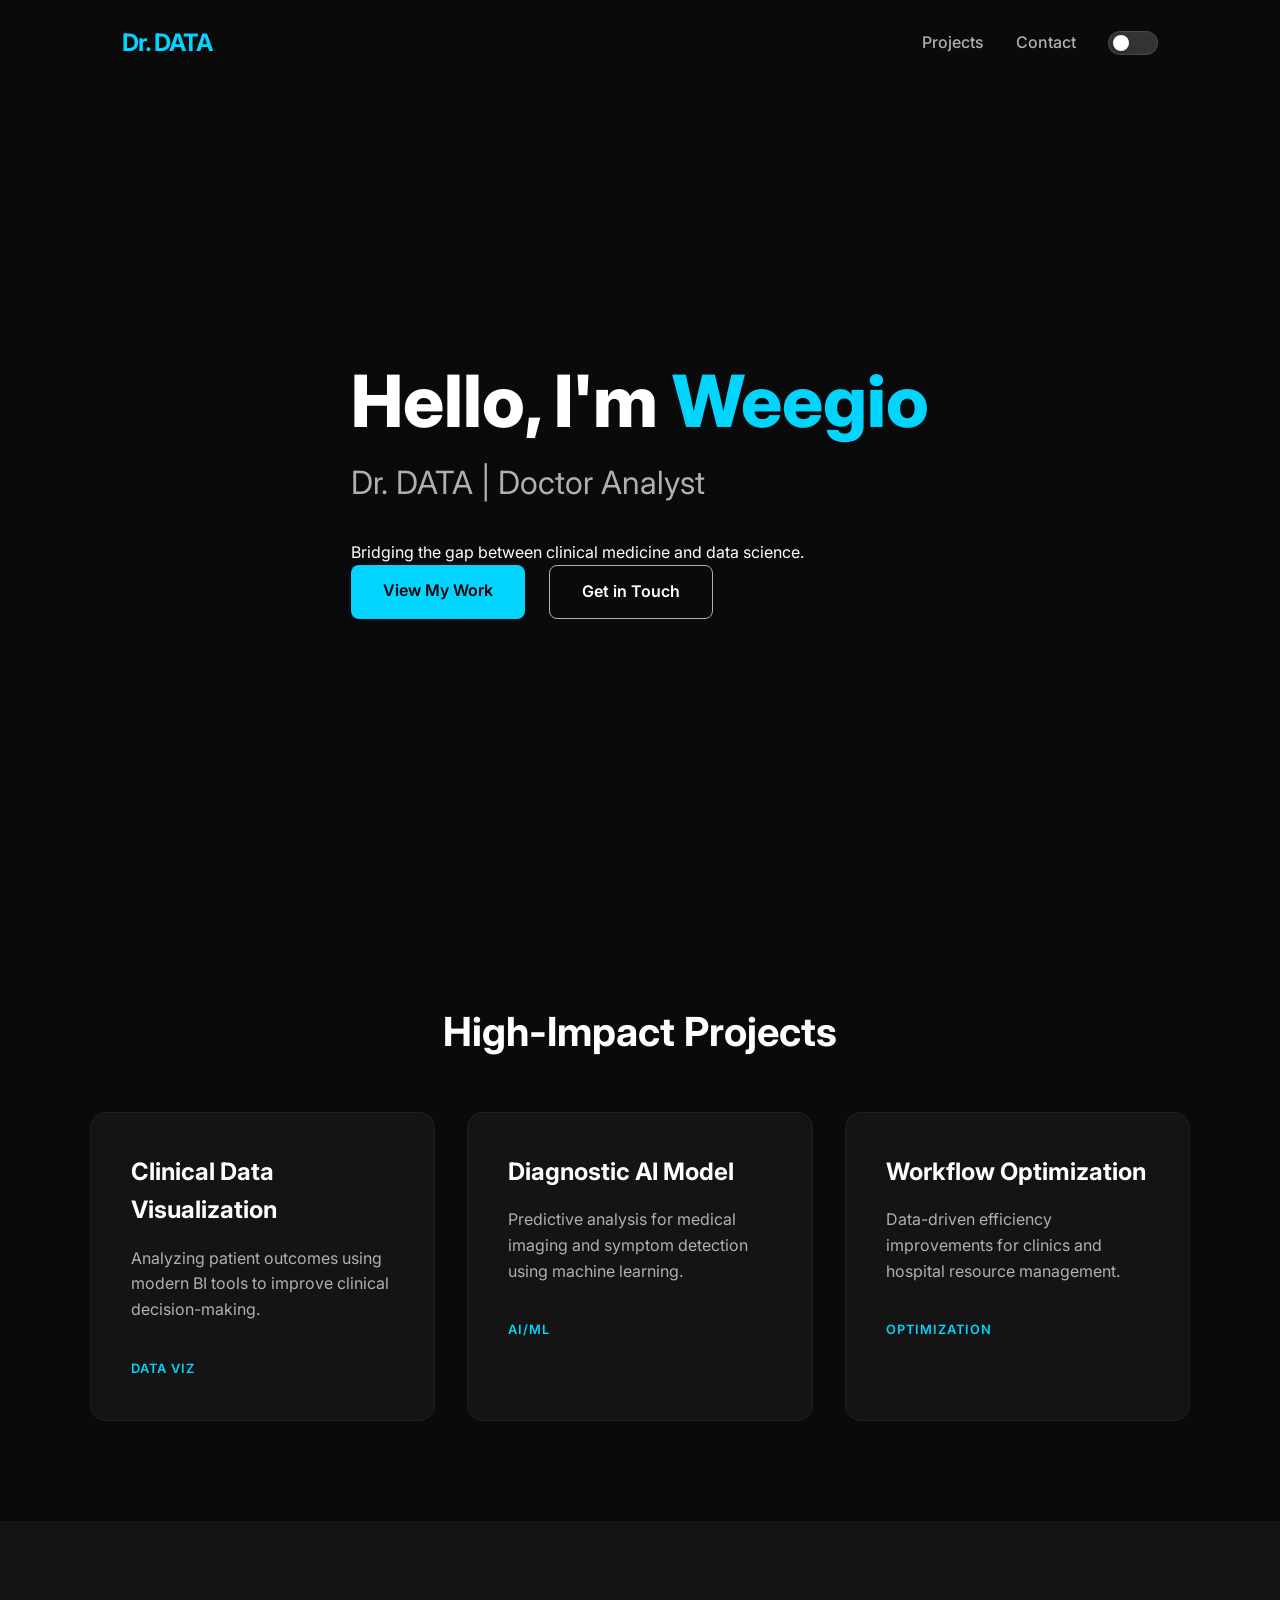
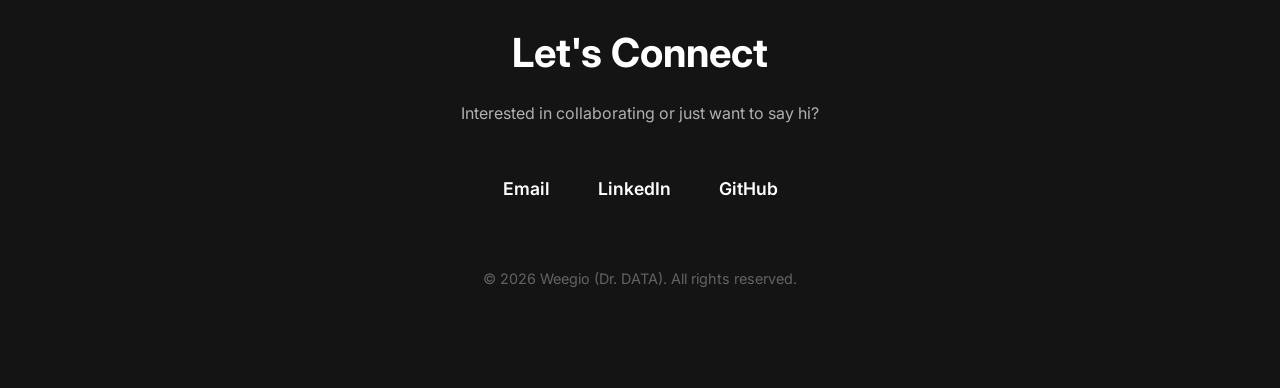
<file: index.html>
<!DOCTYPE html>
<html lang="en">
<head>
    <meta charset="UTF-8">
    <meta name="viewport" content="width=device-width, initial-scale=1.0">
    <title>Weegio | Dr. DATA - Doctor Analyst</title>
    <link rel="preconnect" href="https://fonts.googleapis.com">
    <link rel="preconnect" href="https://fonts.gstatic.com" crossorigin>
    <link href="https://fonts.googleapis.com/css2?family=Inter:wght@300;400;600;700&display=swap" rel="stylesheet">
    <link rel="stylesheet" href="style.css">
</head>
<body>
    <header>
        <nav class="container">
            <div class="logo">Dr. DATA</div>
            <ul class="nav-links">
                <li><a href="#projects">Projects</a></li>
                <li><a href="#contact">Contact</a></li>
                <li class="theme-switch-wrapper">
                    <label class="theme-switch" for="checkbox">
                        <input type="checkbox" id="checkbox" />
                        <div class="slider round"></div>
                    </label>
                </li>
            </ul>
        </nav>
    </header>

    <main>
        <section id="hero" class="hero-section">
            <div class="container hero-content">
                <h1 class="fade-in">Hello, I'm <span class="highlight">Weegio</span></h1>
                <h2 class="fade-in delay-1">Dr. DATA | Doctor Analyst</h2>
                <p class="fade-in delay-2">Bridging the gap between clinical medicine and data science.</p>
                <div class="hero-btns fade-in delay-3">
                    <a href="#projects" class="btn btn-primary">View My Work</a>
                    <a href="#contact" class="btn btn-secondary">Get in Touch</a>
                </div>
            </div>
            <div class="hero-bg-overlay"></div>
        </section>

        <section id="projects" class="container section">
            <h2 class="section-title">High-Impact Projects</h2>
            <div class="projects-grid">
                <div class="project-card">
                    <div class="project-info">
                        <h3>Clinical Data Visualization</h3>
                        <p>Analyzing patient outcomes using modern BI tools to improve clinical decision-making.</p>
                        <span class="project-tag">Data Viz</span>
                    </div>
                </div>
                <div class="project-card">
                    <div class="project-info">
                        <h3>Diagnostic AI Model</h3>
                        <p>Predictive analysis for medical imaging and symptom detection using machine learning.</p>
                        <span class="project-tag">AI/ML</span>
                    </div>
                </div>
                <div class="project-card">
                    <div class="project-info">
                        <h3>Workflow Optimization</h3>
                        <p>Data-driven efficiency improvements for clinics and hospital resource management.</p>
                        <span class="project-tag">Optimization</span>
                    </div>
                </div>
            </div>
        </section>
    </main>

    <footer id="contact">
        <div class="container footer-content">
            <h2>Let's Connect</h2>
            <p>Interested in collaborating or just want to say hi?</p>
            <div class="contact-links">
                <a href="mailto:contact@weegio.com" class="contact-item">Email</a>
                <a href="#" class="contact-item">LinkedIn</a>
                <a href="#" class="contact-item">GitHub</a>
            </div>
            <p class="copyright">&copy; 2026 Weegio (Dr. DATA). All rights reserved.</p>
        </div>
    </footer>

    <script src="script.js"></script>
</body>
</html>
</file>
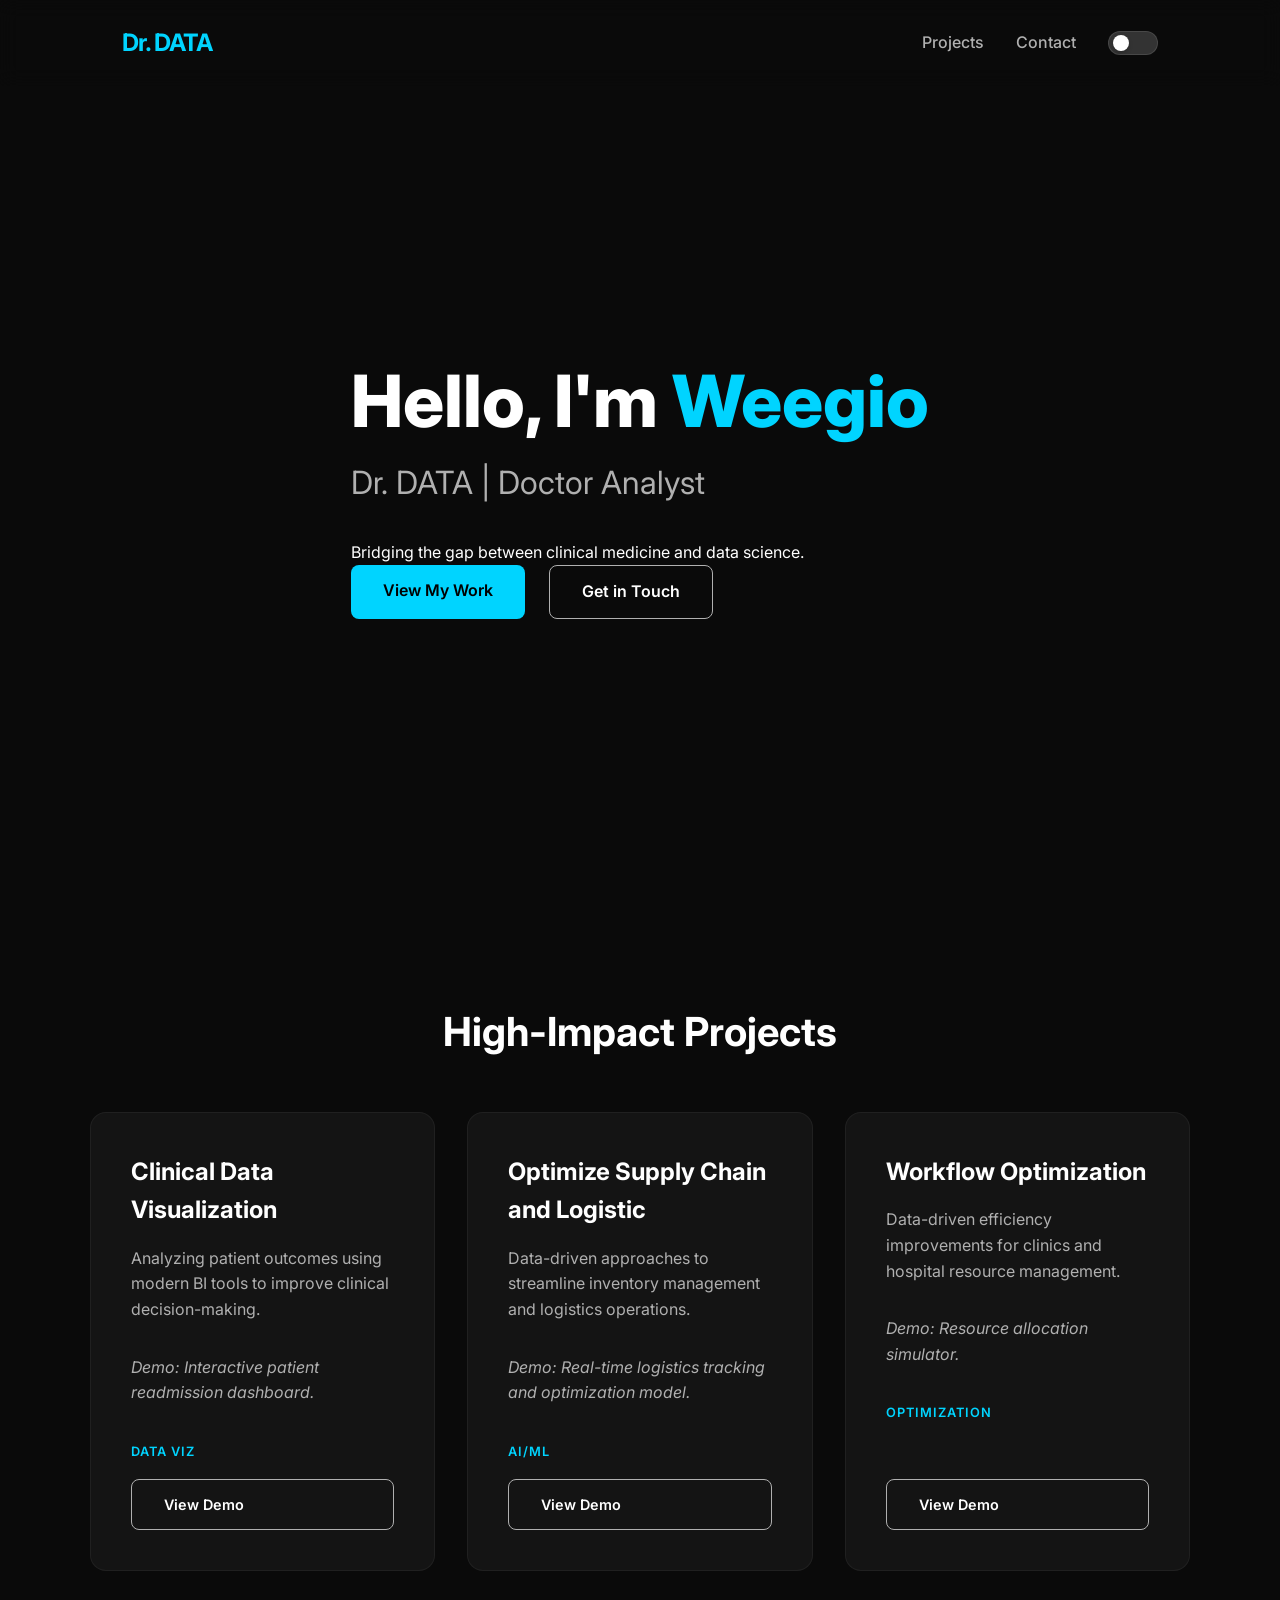
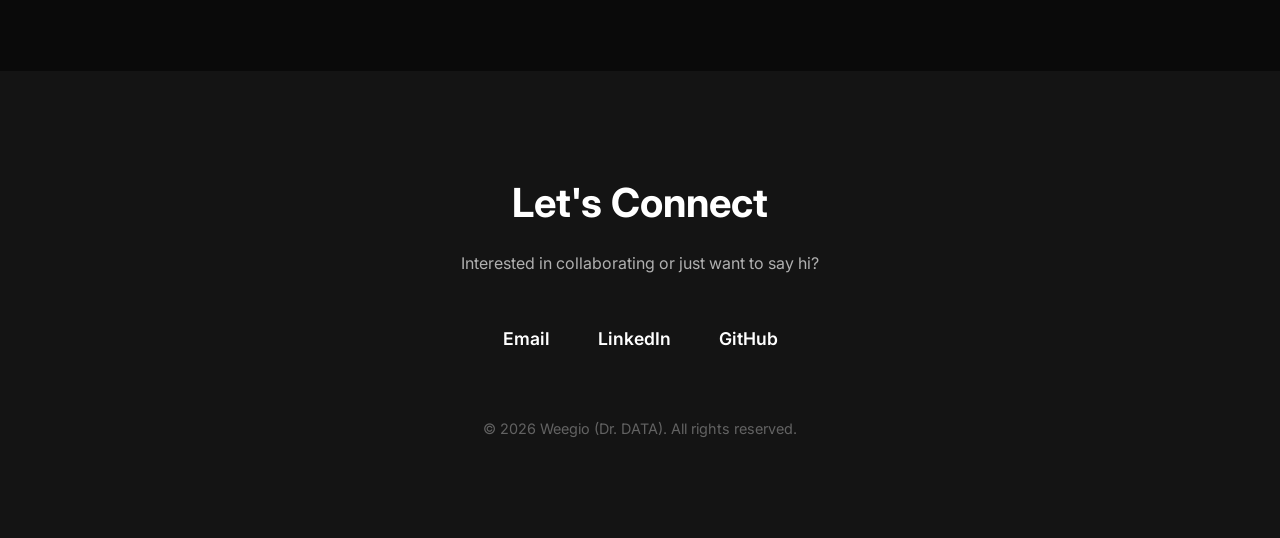
<file: docs/index.html>
<!DOCTYPE html>
<html lang="en">
<head>
    <meta charset="UTF-8">
    <meta name="viewport" content="width=device-width, initial-scale=1.0">
    <title>Weegio | Dr. DATA - Doctor Analyst</title>
    <link rel="preconnect" href="https://fonts.googleapis.com">
    <link rel="preconnect" href="https://fonts.gstatic.com" crossorigin>
    <link href="https://fonts.googleapis.com/css2?family=Inter:wght@300;400;600;700&display=swap" rel="stylesheet">
    <link rel="stylesheet" href="style.css">
</head>
<body>
    <header>
        <nav class="container">
            <div class="logo">Dr. DATA</div>
            <ul class="nav-links">
                <li><a href="#projects">Projects</a></li>
                <li><a href="#contact">Contact</a></li>
                <li class="theme-switch-wrapper">
                    <label class="theme-switch" for="checkbox">
                        <input type="checkbox" id="checkbox" />
                        <div class="slider round"></div>
                    </label>
                </li>
            </ul>
        </nav>
    </header>

    <main>
        <section id="hero" class="hero-section">
            <div class="container hero-content">
                <h1 class="fade-in">Hello, I'm <span class="highlight">Weegio</span></h1>
                <h2 class="fade-in delay-1">Dr. DATA | Doctor Analyst</h2>
                <p class="fade-in delay-2">Bridging the gap between clinical medicine and data science.</p>
                <div class="hero-btns fade-in delay-3">
                    <a href="#projects" class="btn btn-primary">View My Work</a>
                    <a href="#contact" class="btn btn-secondary">Get in Touch</a>
                </div>
            </div>
            <div class="hero-bg-overlay"></div>
        </section>

        <section id="projects" class="container section">
            <h2 class="section-title">High-Impact Projects</h2>
            <div class="projects-grid">
                <div class="project-card">
                    <div class="project-info">
                        <h3>Clinical Data Visualization</h3>
                        <p>Analyzing patient outcomes using modern BI tools to improve clinical decision-making.</p>
                        <p><em>Demo: Interactive patient readmission dashboard.</em></p>
                        <span class="project-tag">Data Viz</span>
                    </div>
                    <a href="#" class="btn btn-secondary" style="margin-top: 1rem; font-size: 0.9rem;">View Demo</a>
                </div>
                <div class="project-card">
                    <div class="project-info">
                        <h3>Optimize Supply Chain and Logistic</h3>
                        <p>Data-driven approaches to streamline inventory management and logistics operations.</p>
                        <p><em>Demo: Real-time logistics tracking and optimization model.</em></p>
                        <span class="project-tag">AI/ML</span>
                    </div>
                    <a href="#" class="btn btn-secondary" style="margin-top: 1rem; font-size: 0.9rem;">View Demo</a>
                </div>
                <div class="project-card">
                    <div class="project-info">
                        <h3>Workflow Optimization</h3>
                        <p>Data-driven efficiency improvements for clinics and hospital resource management.</p>
                        <p><em>Demo: Resource allocation simulator.</em></p>
                        <span class="project-tag">Optimization</span>
                    </div>
                    <a href="#" class="btn btn-secondary" style="margin-top: 1rem; font-size: 0.9rem;">View Demo</a>
                </div>
            </div>
        </section>
    </main>

    <footer id="contact">
        <div class="container footer-content">
            <h2>Let's Connect</h2>
            <p>Interested in collaborating or just want to say hi?</p>
            <div class="contact-links">
                <a href="mailto:contact@weegio.com" class="contact-item">Email</a>
                <a href="#" class="contact-item">LinkedIn</a>
                <a href="#" class="contact-item">GitHub</a>
            </div>
            <p class="copyright">&copy; 2026 Weegio (Dr. DATA). All rights reserved.</p>
        </div>
    </footer>

    <script src="script.js"></script>
</body>
</html>
</file>
<file: style.css>
:root {
    --bg-color: #0a0a0a;
    --card-bg: #141414;
    --text-primary: #ffffff;
    --text-secondary: #b0b0b0;
    --accent: #00d4ff;
    --accent-hover: #00a3c4;
    --nav-bg: rgba(10, 10, 10, 0.8);
    --font-main: 'Inter', sans-serif;
    --transition: all 0.3s cubic-bezier(0.4, 0, 0.2, 1);
}

body.light-theme {
    --bg-color: #f5f5f7;
    --card-bg: #ffffff;
    --text-primary: #1d1d1f;
    --text-secondary: #86868b;
    --accent: #0071e3;
    --accent-hover: #0077ed;
    --nav-bg: rgba(245, 245, 247, 0.8);
}

* {
    margin: 0;
    padding: 0;
    box-sizing: border-box;
}

html {
    scroll-behavior: smooth;
}

body {
    background-color: var(--bg-color);
    color: var(--text-primary);
    font-family: var(--font-main);
    line-height: 1.6;
    overflow-x: hidden;
    transition: background-color 0.3s ease, color 0.3s ease;
}

.container {
    max-width: 1100px;
    margin: 0 auto;
    padding: 0 2rem;
}

/* Header & Nav */
header {
    padding: 1.5rem 0;
    position: fixed;
    width: 100%;
    top: 0;
    z-index: 1000;
    background: var(--nav-bg);
    backdrop-filter: blur(10px);
}

nav {
    display: flex;
    justify-content: space-between;
    align-items: center;
}

.logo {
    font-size: 1.5rem;
    font-weight: 700;
    letter-spacing: -1px;
    color: var(--accent);
}

.nav-links {
    display: flex;
    list-style: none;
    gap: 2rem;
    align-items: center;
}

.nav-links a {
    text-decoration: none;
    color: var(--text-secondary);
    font-weight: 500;
    transition: var(--transition);
}

.nav-links a:hover {
    color: var(--accent);
}

/* Theme Switch */
.theme-switch-wrapper {
    display: flex;
    align-items: center;
}

.theme-switch {
    display: inline-block;
    height: 24px;
    position: relative;
    width: 50px;
}

.theme-switch input {
    display: none;
}

.slider {
    background-color: #333;
    bottom: 0;
    cursor: pointer;
    left: 0;
    position: absolute;
    right: 0;
    top: 0;
    transition: .4s;
    border-radius: 34px;
    border: 1px solid rgba(255,255,255,0.1);
}

.slider:before {
    background-color: #fff;
    bottom: 3px;
    content: "";
    height: 16px;
    left: 4px;
    position: absolute;
    transition: .4s;
    width: 16px;
    border-radius: 50%;
    box-shadow: 0 2px 4px rgba(0,0,0,0.2);
}

input:checked + .slider {
    background-color: var(--accent);
}

input:checked + .slider:before {
    transform: translateX(24px);
}

/* Hero Section */
.hero-section {
    height: 100vh;
    display: flex;
    align-items: center;
    position: relative;
    padding-top: 80px;
}

.hero-content {
    position: relative;
    z-index: 2;
}

.hero-section h1 {
    font-size: clamp(2.5rem, 8vw, 4.5rem);
    font-weight: 800;
    margin-bottom: 1rem;
    line-height: 1.1;
}

.hero-section h2 {
    font-size: clamp(1.2rem, 4vw, 2rem);
    color: var(--text-secondary);
    margin-bottom: 2rem;
    font-weight: 400;
}

.highlight {
    color: var(--accent);
}

.hero-btns {
    display: flex;
    gap: 1.5rem;
}

.btn {
    padding: 0.8rem 2rem;
    border-radius: 8px;
    text-decoration: none;
    font-weight: 600;
    transition: var(--transition);
    display: inline-block;
}

.btn-primary {
    background-color: var(--accent);
    color: #000;
}

.btn-primary:hover {
    background-color: var(--accent-hover);
    transform: translateY(-2px);
}

.btn-secondary {
    border: 1px solid var(--text-secondary);
    color: var(--text-primary);
}

.btn-secondary:hover {
    border-color: var(--accent);
    color: var(--accent);
    transform: translateY(-2px);
}

/* Projects Section */
.section {
    padding: 100px 0;
}

.section-title {
    font-size: 2.5rem;
    margin-bottom: 3rem;
    text-align: center;
}

.projects-grid {
    display: grid;
    grid-template-columns: repeat(auto-fit, minmax(300px, 1fr));
    gap: 2rem;
}

.project-card {
    background-color: var(--card-bg);
    border-radius: 16px;
    padding: 2.5rem;
    border: 1px solid rgba(255, 255, 255, 0.05);
    transition: var(--transition);
    display: flex;
    flex-direction: column;
    justify-content: space-between;
}

.project-card:hover {
    transform: translateY(-10px);
    border-color: var(--accent);
    box-shadow: 0 20px 40px rgba(0, 212, 255, 0.1);
}

.project-card h3 {
    font-size: 1.5rem;
    margin-bottom: 1rem;
}

.project-card p {
    color: var(--text-secondary);
    margin-bottom: 2rem;
}

.project-tag {
    font-size: 0.8rem;
    font-weight: 600;
    text-transform: uppercase;
    color: var(--accent);
    letter-spacing: 1px;
}

/* Footer & Contact */
footer {
    padding: 100px 0 50px;
    background-color: var(--card-bg);
    text-align: center;
}

.footer-content h2 {
    font-size: 2.5rem;
    margin-bottom: 1rem;
}

.footer-content p {
    color: var(--text-secondary);
    margin-bottom: 3rem;
}

.contact-links {
    display: flex;
    justify-content: center;
    gap: 3rem;
    margin-bottom: 4rem;
}

.contact-item {
    text-decoration: none;
    color: var(--text-primary);
    font-weight: 600;
    font-size: 1.1rem;
    transition: var(--transition);
}

.contact-item:hover {
    color: var(--accent);
}

.copyright {
    font-size: 0.9rem;
    opacity: 0.5;
}

/* Animations */
.fade-in {
    opacity: 0;
    transform: translateY(20px);
    animation: fadeIn 0.8s forwards;
}

.delay-1 { animation-delay: 0.2s; }
.delay-2 { animation-delay: 0.4s; }
.delay-3 { animation-delay: 0.6s; }

@keyframes fadeIn {
    to {
        opacity: 1;
        transform: translateY(0);
    }
}

/* Responsive */
@media (max-width: 768px) {
    .nav-links {
        gap: 1rem;
    }
    
    .nav-links a {
        font-size: 0.9rem;
    }

    .hero-btns {
        flex-direction: column;
    }
    
    .contact-links {
        flex-direction: column;
        gap: 1.5rem;
    }
}
</file>
<file: docs/style.css>
:root {
    --bg-color: #0a0a0a;
    --card-bg: #141414;
    --text-primary: #ffffff;
    --text-secondary: #b0b0b0;
    --accent: #00d4ff;
    --accent-hover: #00a3c4;
    --nav-bg: rgba(10, 10, 10, 0.8);
    --font-main: 'Inter', sans-serif;
    --transition: all 0.3s cubic-bezier(0.4, 0, 0.2, 1);
}

body.light-theme {
    --bg-color: #f5f5f7;
    --card-bg: #ffffff;
    --text-primary: #1d1d1f;
    --text-secondary: #86868b;
    --accent: #0071e3;
    --accent-hover: #0077ed;
    --nav-bg: rgba(245, 245, 247, 0.8);
}

* {
    margin: 0;
    padding: 0;
    box-sizing: border-box;
}

html {
    scroll-behavior: smooth;
}

body {
    background-color: var(--bg-color);
    color: var(--text-primary);
    font-family: var(--font-main);
    line-height: 1.6;
    overflow-x: hidden;
    transition: background-color 0.3s ease, color 0.3s ease;
}

.container {
    max-width: 1100px;
    margin: 0 auto;
    padding: 0 2rem;
}

/* Header & Nav */
header {
    padding: 1.5rem 0;
    position: fixed;
    width: 100%;
    top: 0;
    z-index: 1000;
    background: var(--nav-bg);
    backdrop-filter: blur(10px);
}

nav {
    display: flex;
    justify-content: space-between;
    align-items: center;
}

.logo {
    font-size: 1.5rem;
    font-weight: 700;
    letter-spacing: -1px;
    color: var(--accent);
}

.nav-links {
    display: flex;
    list-style: none;
    gap: 2rem;
    align-items: center;
}

.nav-links a {
    text-decoration: none;
    color: var(--text-secondary);
    font-weight: 500;
    transition: var(--transition);
}

.nav-links a:hover {
    color: var(--accent);
}

/* Theme Switch */
.theme-switch-wrapper {
    display: flex;
    align-items: center;
}

.theme-switch {
    display: inline-block;
    height: 24px;
    position: relative;
    width: 50px;
}

.theme-switch input {
    display: none;
}

.slider {
    background-color: #333;
    bottom: 0;
    cursor: pointer;
    left: 0;
    position: absolute;
    right: 0;
    top: 0;
    transition: .4s;
    border-radius: 34px;
    border: 1px solid rgba(255,255,255,0.1);
}

.slider:before {
    background-color: #fff;
    bottom: 3px;
    content: "";
    height: 16px;
    left: 4px;
    position: absolute;
    transition: .4s;
    width: 16px;
    border-radius: 50%;
    box-shadow: 0 2px 4px rgba(0,0,0,0.2);
}

input:checked + .slider {
    background-color: var(--accent);
}

input:checked + .slider:before {
    transform: translateX(24px);
}

/* Hero Section */
.hero-section {
    height: 100vh;
    display: flex;
    align-items: center;
    position: relative;
    padding-top: 80px;
}

.hero-content {
    position: relative;
    z-index: 2;
}

.hero-section h1 {
    font-size: clamp(2.5rem, 8vw, 4.5rem);
    font-weight: 800;
    margin-bottom: 1rem;
    line-height: 1.1;
}

.hero-section h2 {
    font-size: clamp(1.2rem, 4vw, 2rem);
    color: var(--text-secondary);
    margin-bottom: 2rem;
    font-weight: 400;
}

.highlight {
    color: var(--accent);
}

.hero-btns {
    display: flex;
    gap: 1.5rem;
}

.btn {
    padding: 0.8rem 2rem;
    border-radius: 8px;
    text-decoration: none;
    font-weight: 600;
    transition: var(--transition);
    display: inline-block;
}

.btn-primary {
    background-color: var(--accent);
    color: #000;
}

.btn-primary:hover {
    background-color: var(--accent-hover);
    transform: translateY(-2px);
}

.btn-secondary {
    border: 1px solid var(--text-secondary);
    color: var(--text-primary);
}

.btn-secondary:hover {
    border-color: var(--accent);
    color: var(--accent);
    transform: translateY(-2px);
}

/* Projects Section */
.section {
    padding: 100px 0;
}

.section-title {
    font-size: 2.5rem;
    margin-bottom: 3rem;
    text-align: center;
}

.projects-grid {
    display: grid;
    grid-template-columns: repeat(auto-fit, minmax(300px, 1fr));
    gap: 2rem;
}

.project-card {
    background-color: var(--card-bg);
    border-radius: 16px;
    padding: 2.5rem;
    border: 1px solid rgba(255, 255, 255, 0.05);
    transition: var(--transition);
    display: flex;
    flex-direction: column;
    justify-content: space-between;
}

.project-card:hover {
    transform: translateY(-10px);
    border-color: var(--accent);
    box-shadow: 0 20px 40px rgba(0, 212, 255, 0.1);
}

.project-card h3 {
    font-size: 1.5rem;
    margin-bottom: 1rem;
}

.project-card p {
    color: var(--text-secondary);
    margin-bottom: 2rem;
}

.project-tag {
    font-size: 0.8rem;
    font-weight: 600;
    text-transform: uppercase;
    color: var(--accent);
    letter-spacing: 1px;
}

/* Footer & Contact */
footer {
    padding: 100px 0 50px;
    background-color: var(--card-bg);
    text-align: center;
}

.footer-content h2 {
    font-size: 2.5rem;
    margin-bottom: 1rem;
}

.footer-content p {
    color: var(--text-secondary);
    margin-bottom: 3rem;
}

.contact-links {
    display: flex;
    justify-content: center;
    gap: 3rem;
    margin-bottom: 4rem;
}

.contact-item {
    text-decoration: none;
    color: var(--text-primary);
    font-weight: 600;
    font-size: 1.1rem;
    transition: var(--transition);
}

.contact-item:hover {
    color: var(--accent);
}

.copyright {
    font-size: 0.9rem;
    opacity: 0.5;
}

/* Animations */
.fade-in {
    opacity: 0;
    transform: translateY(20px);
    animation: fadeIn 0.8s forwards;
}

.delay-1 { animation-delay: 0.2s; }
.delay-2 { animation-delay: 0.4s; }
.delay-3 { animation-delay: 0.6s; }

@keyframes fadeIn {
    to {
        opacity: 1;
        transform: translateY(0);
    }
}

/* Responsive */
@media (max-width: 768px) {
    .nav-links {
        gap: 1rem;
    }
    
    .nav-links a {
        font-size: 0.9rem;
    }

    .hero-btns {
        flex-direction: column;
    }
    
    .contact-links {
        flex-direction: column;
        gap: 1.5rem;
    }
}
</file>
